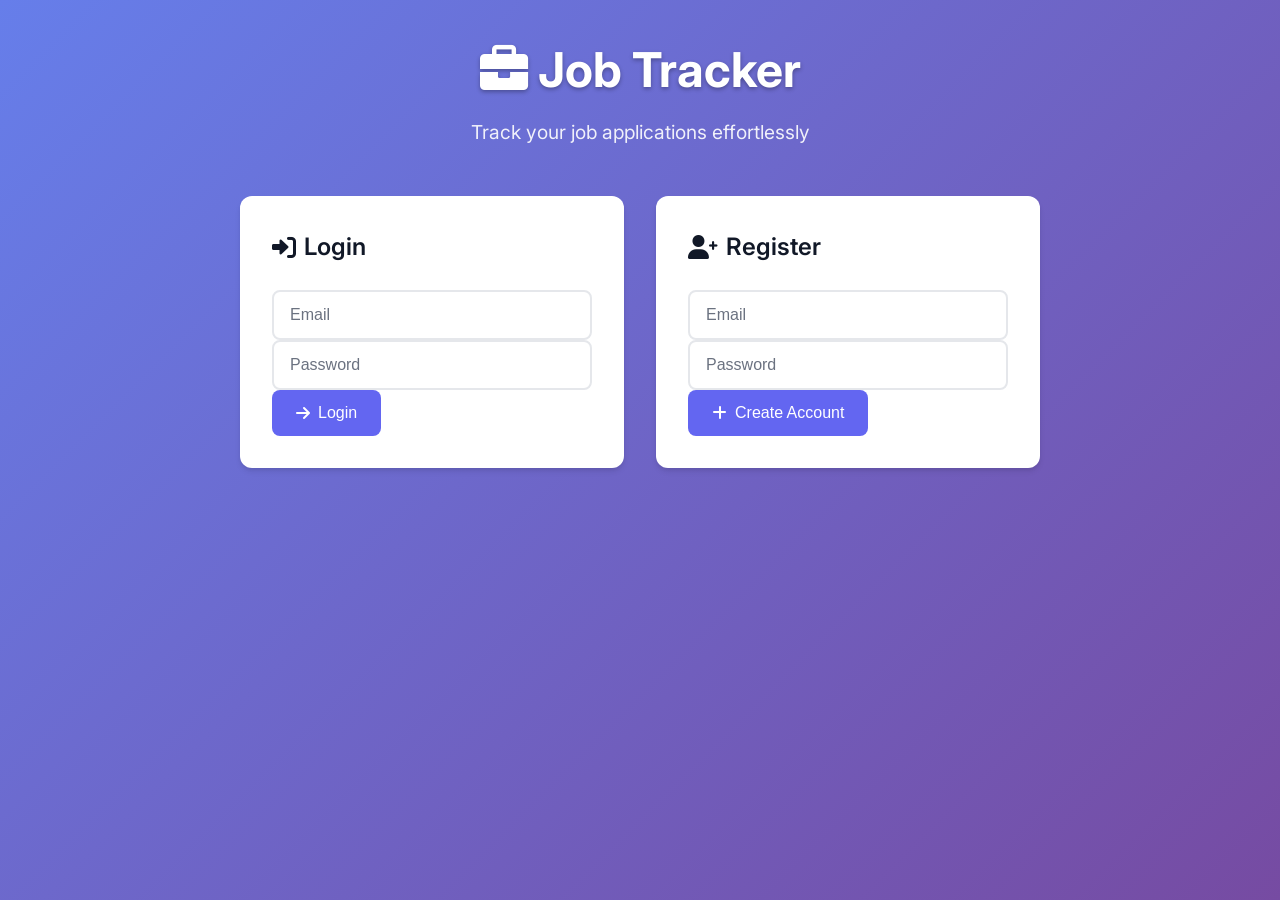
<file: frontend/index.html>
<!doctype html>
<html lang="en">
  <head>
    <meta charset="UTF-8" />
    <meta name="viewport" content="width=device-width, initial-scale=1.0" />
    <title>Job Tracker - Login</title>
    <link rel="stylesheet" href="style.css" />
    <link
      href="https://fonts.googleapis.com/css2?family=Inter:wght@300;400;500;600;700&display=swap"
      rel="stylesheet"
    />
    <link
      rel="stylesheet"
      href="https://cdnjs.cloudflare.com/ajax/libs/font-awesome/6.0.0/css/all.min.css"
    />
  </head>
  <body>
    <div class="container">
      <div class="header">
        <h1><i class="fas fa-briefcase"></i> Job Tracker</h1>
        <p>Track your job applications effortlessly</p>
      </div>

      <div class="auth-container">
        <div class="card">
          <h2><i class="fas fa-sign-in-alt"></i> Login</h2>
          <form
            onsubmit="
              event.preventDefault();
              login();
            "
          >
            <input type="email" id="login-email" placeholder="Email" required />
            <input
              type="password"
              id="login-password"
              placeholder="Password"
              required
            />
            <button type="submit">
              <i class="fas fa-arrow-right"></i> Login
            </button>
          </form>
          <p id="login-message"></p>
        </div>

        <div class="card">
          <h2><i class="fas fa-user-plus"></i> Register</h2>
          <form
            onsubmit="
              event.preventDefault();
              register();
            "
          >
            <input
              type="email"
              id="register-email"
              placeholder="Email"
              required
            />
            <input
              type="password"
              id="register-password"
              placeholder="Password"
              required
            />
            <button type="submit">
              <i class="fas fa-plus"></i> Create Account
            </button>
          </form>
          <p id="register-message"></p>
        </div>
      </div>
    </div>

    <script src="app.js"></script>
  </body>
</html>
</file>
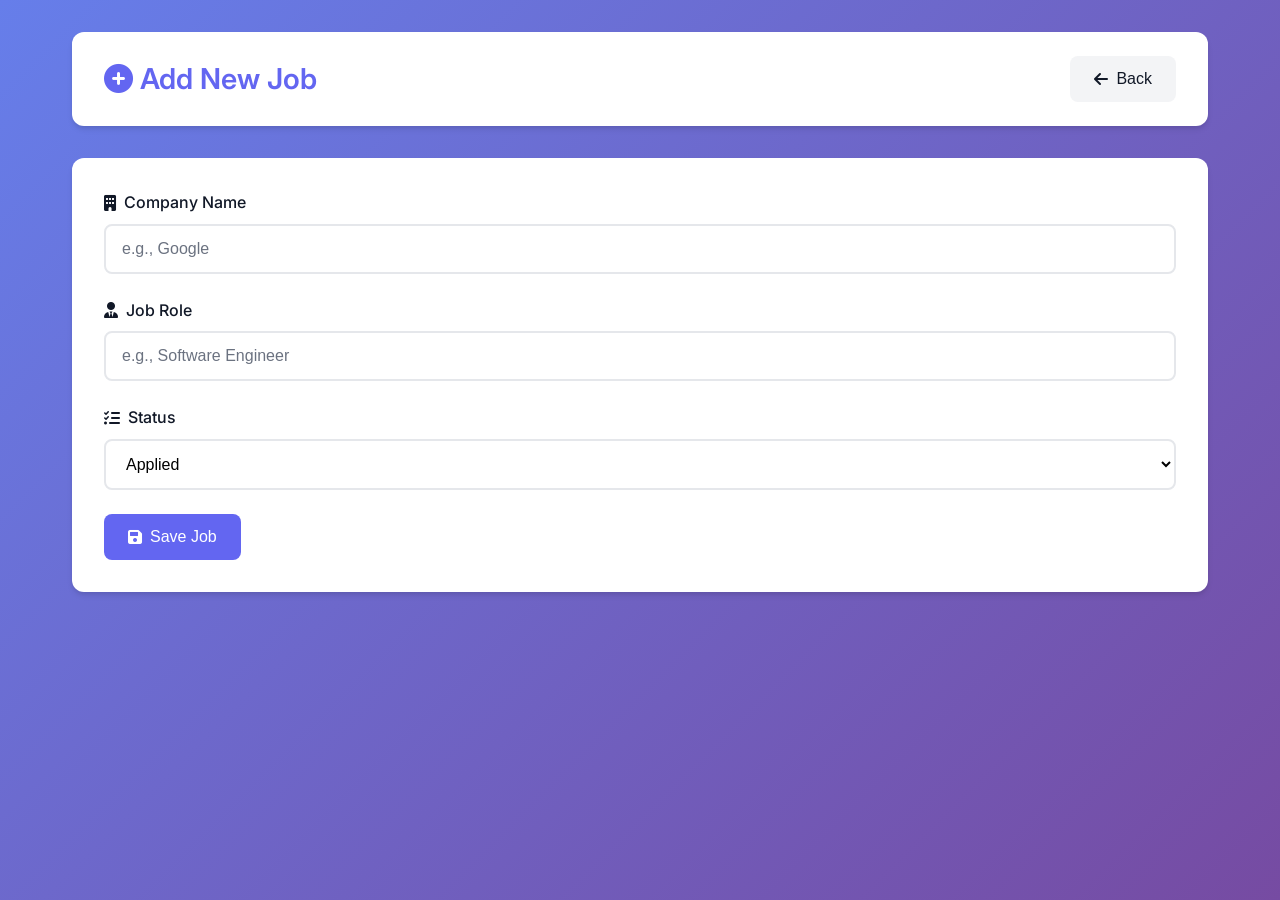
<file: frontend/add-job.html>
<!doctype html>
<html lang="en">
  <head>
    <meta charset="UTF-8" />
    <meta name="viewport" content="width=device-width, initial-scale=1.0" />
    <title>Job Tracker — Add Job</title>
    <link rel="stylesheet" href="style.css" />
    <link
      href="https://fonts.googleapis.com/css2?family=Inter:wght@300;400;500;600;700&display=swap"
      rel="stylesheet"
    />
    <link
      rel="stylesheet"
      href="https://cdnjs.cloudflare.com/ajax/libs/font-awesome/6.0.0/css/all.min.css"
    />
  </head>
  <body>
    <div class="container">
      <nav class="nav">
        <h1><i class="fas fa-plus-circle"></i> Add New Job</h1>
        <button onclick="goToDashboard()" class="secondary">
          <i class="fas fa-arrow-left"></i> Back
        </button>
      </nav>

      <div class="card">
        <form
          onsubmit="
            event.preventDefault();
            addJob();
          "
        >
          <div class="form-group">
            <label for="company"
              ><i class="fas fa-building"></i> Company Name</label
            >
            <input
              type="text"
              id="company"
              placeholder="e.g., Google"
              required
            />
          </div>
          <div class="form-group">
            <label for="role"><i class="fas fa-user-tie"></i> Job Role</label>
            <input
              type="text"
              id="role"
              placeholder="e.g., Software Engineer"
              required
            />
          </div>
          <div class="form-group">
            <label for="status"><i class="fas fa-tasks"></i> Status</label>
            <select id="status" required>
              <option value="applied">Applied</option>
              <option value="interview">Interview</option>
              <option value="offer">Offer</option>
              <option value="rejected">Rejected</option>
            </select>
          </div>
          <button type="submit" class="primary">
            <i class="fas fa-save"></i> Save Job
          </button>
        </form>
        <p id="message"></p>
      </div>
    </div>

    <script src="app.js"></script>
  </body>
</html>
</file>
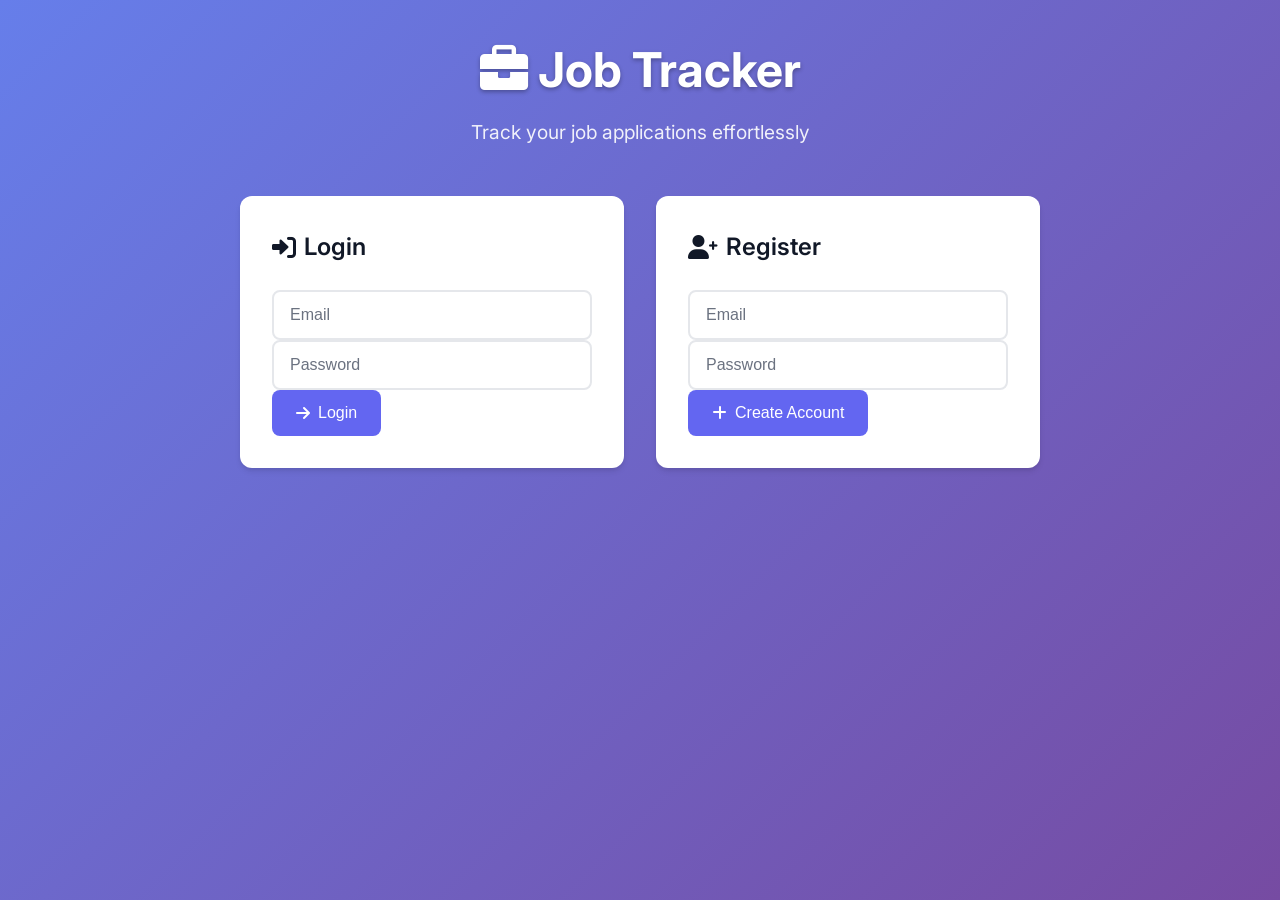
<file: frontend/dashboard.html>
<!doctype html>
<html lang="en">
  <head>
    <meta charset="UTF-8" />
    <meta name="viewport" content="width=device-width, initial-scale=1.0" />
    <title>Job Tracker — Dashboard</title>
    <link rel="stylesheet" href="style.css" />
    <link
      href="https://fonts.googleapis.com/css2?family=Inter:wght@300;400;500;600;700&display=swap"
      rel="stylesheet"
    />
    <link
      rel="stylesheet"
      href="https://cdnjs.cloudflare.com/ajax/libs/font-awesome/6.0.0/css/all.min.css"
    />
  </head>
  <body>
    <div class="container">
      <nav class="nav">
        <h1><i class="fas fa-chart-line"></i> My Applications</h1>
        <div class="nav-buttons">
          <button onclick="goToAddJob()" class="primary">
            <i class="fas fa-plus"></i> Add Job
          </button>
          <button onclick="logout()" class="danger">
            <i class="fas fa-sign-out-alt"></i> Logout
          </button>
        </div>
      </nav>

      <!-- Stats -->
      <section class="stats" id="stats">
        <div class="stat-card">
          <div class="stat-icon"><i class="fas fa-list"></i></div>
          <h3 id="total">0</h3>
          <p>Total</p>
        </div>
        <div class="stat-card">
          <div class="stat-icon"><i class="fas fa-paper-plane"></i></div>
          <h3 id="applied">0</h3>
          <p>Applied</p>
        </div>
        <div class="stat-card">
          <div class="stat-icon"><i class="fas fa-comments"></i></div>
          <h3 id="interview">0</h3>
          <p>Interview</p>
        </div>
        <div class="stat-card">
          <div class="stat-icon"><i class="fas fa-handshake"></i></div>
          <h3 id="offer">0</h3>
          <p>Offer</p>
        </div>
        <div class="stat-card">
          <div class="stat-icon"><i class="fas fa-times-circle"></i></div>
          <h3 id="rejected">0</h3>
          <p>Rejected</p>
        </div>
      </section>

      <!-- Jobs List -->
      <section id="jobs-list" class="jobs-section">
        <h2><i class="fas fa-briefcase"></i> Your Jobs</h2>
      </section>
    </div>

    <!-- Edit Job Modal -->
    <div id="editModal" class="modal">
      <div class="modal-content">
        <div class="modal-header">
          <h2><i class="fas fa-edit"></i> Edit Job</h2>
          <button class="modal-close" onclick="closeEditModal()">
            &times;
          </button>
        </div>
        <form
          onsubmit="
            event.preventDefault();
            saveJobChanges();
          "
        >
          <div class="form-group">
            <label for="edit-company"
              ><i class="fas fa-building"></i> Company Name</label
            >
            <input
              type="text"
              id="edit-company"
              placeholder="Company name"
              required
            />
          </div>
          <div class="form-group">
            <label for="edit-role"
              ><i class="fas fa-user-tie"></i> Job Role</label
            >
            <input type="text" id="edit-role" placeholder="Job role" required />
          </div>
          <div class="form-group">
            <label for="edit-status"><i class="fas fa-tasks"></i> Status</label>
            <select id="edit-status" required>
              <option value="applied">Applied</option>
              <option value="interview">Interview</option>
              <option value="offer">Offer</option>
              <option value="rejected">Rejected</option>
            </select>
          </div>
          <div class="modal-actions">
            <button type="submit" class="primary">
              <i class="fas fa-save"></i> Save Changes
            </button>
            <button type="button" class="secondary" onclick="closeEditModal()">
              <i class="fas fa-times"></i> Cancel
            </button>
          </div>
          <p id="edit-message"></p>
        </form>
      </div>
    </div>

    <script src="app.js"></script>
  </body>
</html>
</file>
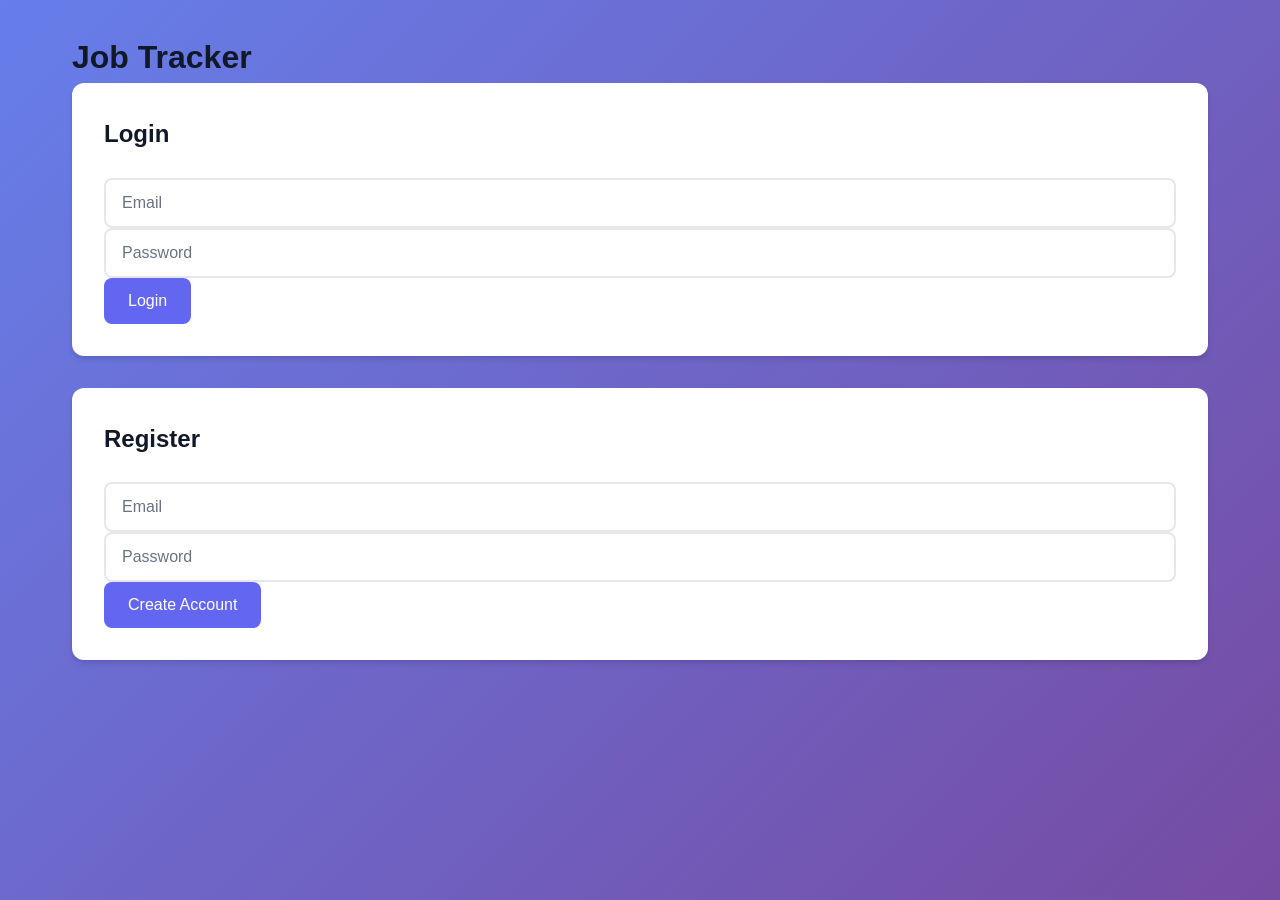
<file: frontend/login.html>
<!doctype html>
<html lang="en">
  <head>
    <meta charset="UTF-8" />
    <meta name="viewport" content="width=device-width, initial-scale=1.0" />
    <title>Job Tracker - Login</title>
    <link rel="stylesheet" href="style.css" />
  </head>
  <body>
    <div class="container">
      <h1>Job Tracker</h1>

      <div class="card">
        <h2>Login</h2>
        <input type="email" id="login-email" placeholder="Email" />
        <input type="password" id="login-password" placeholder="Password" />
        <button onclick="login()">Login</button>
        <p id="login-message"></p>
      </div>

      <div class="card">
        <h2>Register</h2>
        <input type="email" id="register-email" placeholder="Email" />
        <input type="password" id="register-password" placeholder="Password" />
        <button onclick="register()">Create Account</button>
        <p id="register-message"></p>
      </div>
    </div>

    <script src="app.js"></script>
  </body>
</html>
</file>
<file: frontend/style.css>
/* Reset and Base Styles */
* {
  margin: 0;
  padding: 0;
  box-sizing: border-box;
}

:root {
  --primary-color: #6366f1;
  --primary-dark: #4f46e5;
  --secondary-color: #f3f4f6;
  --accent-color: #10b981;
  --danger-color: #ef4444;
  --text-primary: #111827;
  --text-secondary: #6b7280;
  --bg-primary: #ffffff;
  --bg-secondary: #f9fafb;
  --shadow:
    0 4px 6px -1px rgba(0, 0, 0, 0.1), 0 2px 4px -1px rgba(0, 0, 0, 0.06);
  --border-radius: 12px;
  --transition: all 0.3s ease;
}

body {
  font-family:
    "Inter",
    -apple-system,
    BlinkMacSystemFont,
    "Segoe UI",
    Roboto,
    sans-serif;
  background: linear-gradient(135deg, #667eea 0%, #764ba2 100%);
  min-height: 100vh;
  color: var(--text-primary);
  line-height: 1.6;
}

.container {
  max-width: 1200px;
  margin: 0 auto;
  padding: 2rem;
  min-height: 100vh;
}

/* Header */
.header {
  text-align: center;
  margin-bottom: 3rem;
  color: white;
}

.header h1 {
  font-size: 3rem;
  font-weight: 700;
  margin-bottom: 0.5rem;
  text-shadow: 0 2px 4px rgba(0, 0, 0, 0.3);
}

.header p {
  font-size: 1.2rem;
  opacity: 0.9;
}

/* Navigation */
.nav {
  display: flex;
  justify-content: space-between;
  align-items: center;
  margin-bottom: 2rem;
  background: var(--bg-primary);
  padding: 1.5rem 2rem;
  border-radius: var(--border-radius);
  box-shadow: var(--shadow);
}

.nav h1 {
  font-size: 1.8rem;
  font-weight: 600;
  color: var(--primary-color);
}

.nav-buttons {
  display: flex;
  gap: 1rem;
}

/* Cards */
.card {
  background: var(--bg-primary);
  border-radius: var(--border-radius);
  padding: 2rem;
  margin-bottom: 2rem;
  box-shadow: var(--shadow);
  transition: var(--transition);
}

.card:hover {
  transform: translateY(-2px);
  box-shadow:
    0 10px 25px -3px rgba(0, 0, 0, 0.1),
    0 4px 6px -2px rgba(0, 0, 0, 0.05);
}

.card h2 {
  color: var(--text-primary);
  margin-bottom: 1.5rem;
  font-size: 1.5rem;
  font-weight: 600;
  display: flex;
  align-items: center;
  gap: 0.5rem;
}

/* Auth Container */
.auth-container {
  display: grid;
  grid-template-columns: 1fr 1fr;
  gap: 2rem;
  max-width: 800px;
  margin: 0 auto;
}

@media (max-width: 768px) {
  .auth-container {
    grid-template-columns: 1fr;
  }
}

/* Form Styles */
.form-group {
  margin-bottom: 1.5rem;
}

.form-group label {
  display: block;
  margin-bottom: 0.5rem;
  font-weight: 500;
  color: var(--text-primary);
  display: flex;
  align-items: center;
  gap: 0.5rem;
}

input,
select {
  width: 100%;
  padding: 0.875rem 1rem;
  border: 2px solid #e5e7eb;
  border-radius: 8px;
  font-size: 1rem;
  transition: var(--transition);
  background: var(--bg-primary);
}

input:focus,
select:focus {
  outline: none;
  border-color: var(--primary-color);
  box-shadow: 0 0 0 3px rgba(99, 102, 241, 0.1);
}

input::placeholder {
  color: var(--text-secondary);
}

/* Buttons */
button {
  background: var(--primary-color);
  color: white;
  border: none;
  padding: 0.875rem 1.5rem;
  border-radius: 8px;
  cursor: pointer;
  font-size: 1rem;
  font-weight: 500;
  transition: var(--transition);
  display: inline-flex;
  align-items: center;
  gap: 0.5rem;
  text-decoration: none;
}

button:hover {
  background: var(--primary-dark);
  transform: translateY(-1px);
}

button.primary {
  background: var(--primary-color);
}

button.secondary {
  background: var(--secondary-color);
  color: var(--text-primary);
}

button.secondary:hover {
  background: #e5e7eb;
}

button.danger {
  background: var(--danger-color);
}

button.danger:hover {
  background: #dc2626;
}

/* Stats */
.stats {
  display: grid;
  grid-template-columns: repeat(auto-fit, minmax(200px, 1fr));
  gap: 1.5rem;
  margin-bottom: 3rem;
}

.stat-card {
  background: var(--bg-primary);
  border-radius: var(--border-radius);
  padding: 1.5rem;
  text-align: center;
  box-shadow: var(--shadow);
  transition: var(--transition);
  position: relative;
  overflow: hidden;
}

.stat-card::before {
  content: "";
  position: absolute;
  top: 0;
  left: 0;
  right: 0;
  height: 4px;
  background: linear-gradient(90deg, var(--primary-color), var(--accent-color));
}

.stat-card:hover {
  transform: translateY(-4px);
  box-shadow:
    0 20px 25px -5px rgba(0, 0, 0, 0.1),
    0 10px 10px -5px rgba(0, 0, 0, 0.04);
}

.stat-icon {
  font-size: 2rem;
  color: var(--primary-color);
  margin-bottom: 1rem;
}

.stat-card h3 {
  font-size: 2.5rem;
  font-weight: 700;
  color: var(--primary-color);
  margin-bottom: 0.5rem;
}

.stat-card p {
  color: var(--text-secondary);
  font-weight: 500;
  text-transform: uppercase;
  letter-spacing: 0.05em;
  font-size: 0.875rem;
}

/* Jobs Section */
.jobs-section h2 {
  margin-bottom: 1.5rem;
  color: white;
  font-size: 1.5rem;
  display: flex;
  align-items: center;
  gap: 0.5rem;
}

/* Job Cards */
.job-card {
  background: var(--bg-primary);
  border-radius: var(--border-radius);
  padding: 1.5rem;
  margin-bottom: 1rem;
  box-shadow: var(--shadow);
  display: flex;
  justify-content: space-between;
  align-items: center;
  transition: var(--transition);
}

.job-card:hover {
  transform: translateY(-2px);
  box-shadow:
    0 10px 25px -3px rgba(0, 0, 0, 0.1),
    0 4px 6px -2px rgba(0, 0, 0, 0.05);
}

.job-info h3 {
  color: var(--text-primary);
  margin-bottom: 0.25rem;
  font-size: 1.25rem;
  font-weight: 600;
}

.job-info p {
  color: var(--text-secondary);
  font-size: 0.875rem;
}

.job-actions {
  display: flex;
  align-items: center;
  gap: 1rem;
}

.status {
  padding: 0.375rem 0.75rem;
  border-radius: 20px;
  font-size: 0.75rem;
  font-weight: 600;
  text-transform: uppercase;
  letter-spacing: 0.05em;
  margin-right: 1rem;
}

.status.applied {
  background: #dcfce7;
  color: #166534;
}
.status.interview {
  background: #dbeafe;
  color: #1e40af;
}
.status.offer {
  background: #fef3c7;
  color: #92400e;
}
.status.rejected {
  background: #fee2e2;
  color: #991b1b;
}

/* Messages */
.error {
  color: var(--danger-color);
  margin-top: 1rem;
  font-size: 0.875rem;
  font-weight: 500;
}

.success {
  color: var(--accent-color);
  margin-top: 1rem;
  font-size: 0.875rem;
  font-weight: 500;
}

@media (max-width: 768px) {
  .container {
    padding: 1rem;
  }

  .nav {
    flex-direction: column;
    gap: 1rem;
    text-align: center;
  }

  .nav-buttons {
    width: 100%;
    justify-content: center;
  }

  .job-card {
    flex-direction: column;
    align-items: flex-start;
    gap: 1rem;
  }

  .job-actions {
    width: 100%;
    justify-content: space-between;
  }

  .header h1 {
    font-size: 2rem;
  }
}

/* No Jobs Message */
.no-jobs {
  text-align: center;
  color: var(--text-secondary);
  padding: 3rem 1rem;
  font-size: 1.1rem;
  background: var(--bg-primary);
  border-radius: var(--border-radius);
  margin-top: 1rem;
}

/* Modal Styles */
.modal {
  display: none;
  position: fixed;
  z-index: 1000;
  left: 0;
  top: 0;
  width: 100%;
  height: 100%;
  background-color: rgba(0, 0, 0, 0.5);
  align-items: center;
  justify-content: center;
  animation: fadeIn 0.3s ease;
}

@keyframes fadeIn {
  from {
    opacity: 0;
  }
  to {
    opacity: 1;
  }
}

.modal-content {
  background-color: var(--bg-primary);
  padding: 0;
  border-radius: var(--border-radius);
  width: 90%;
  max-width: 500px;
  box-shadow: 0 20px 60px rgba(0, 0, 0, 0.3);
  animation: slideIn 0.3s ease;
}

@keyframes slideIn {
  from {
    transform: translateY(-50px);
    opacity: 0;
  }
  to {
    transform: translateY(0);
    opacity: 1;
  }
}

.modal-header {
  display: flex;
  justify-content: space-between;
  align-items: center;
  padding: 2rem;
  border-bottom: 2px solid #e5e7eb;
}

.modal-header h2 {
  margin: 0;
  color: var(--primary-color);
  font-size: 1.5rem;
  display: flex;
  align-items: center;
  gap: 0.5rem;
}

.modal-close {
  background: none;
  border: none;
  font-size: 2rem;
  cursor: pointer;
  color: var(--text-secondary);
  padding: 0;
  width: auto;
  height: auto;
  display: flex;
  align-items: center;
  transition: var(--transition);
}

.modal-close:hover {
  color: var(--danger-color);
  transform: rotate(90deg);
}

.modal-content form {
  padding: 2rem;
}

.modal-actions {
  display: flex;
  gap: 1rem;
  margin-top: 1.5rem;
}

.modal-actions button {
  flex: 1;
  margin: 0;
}

@media (max-width: 768px) {
  .modal-content {
    width: 95%;
  }

  .modal-header {
    padding: 1.5rem;
  }

  .modal-content form {
    padding: 1.5rem;
  }

  .modal-actions {
    flex-direction: column;
  }

  .modal-actions button {
    width: 100%;
  }
}
</file>
